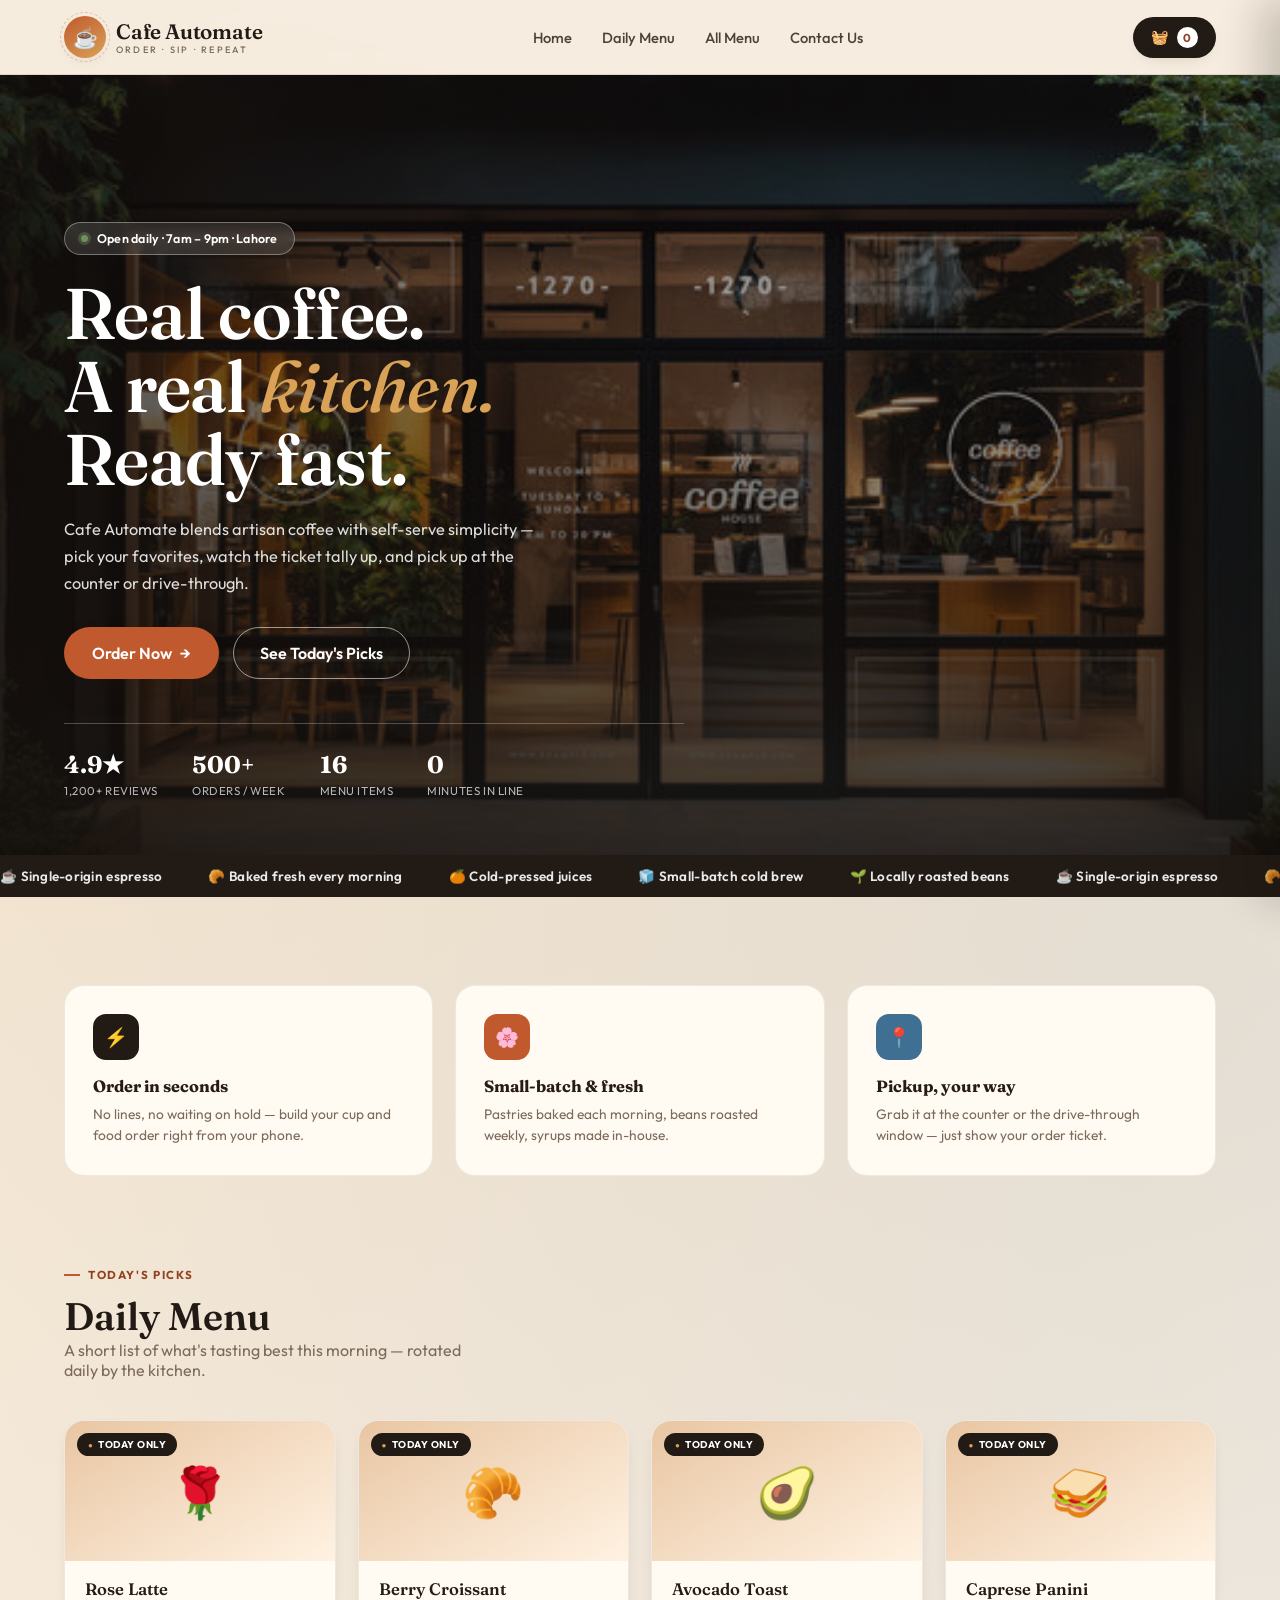
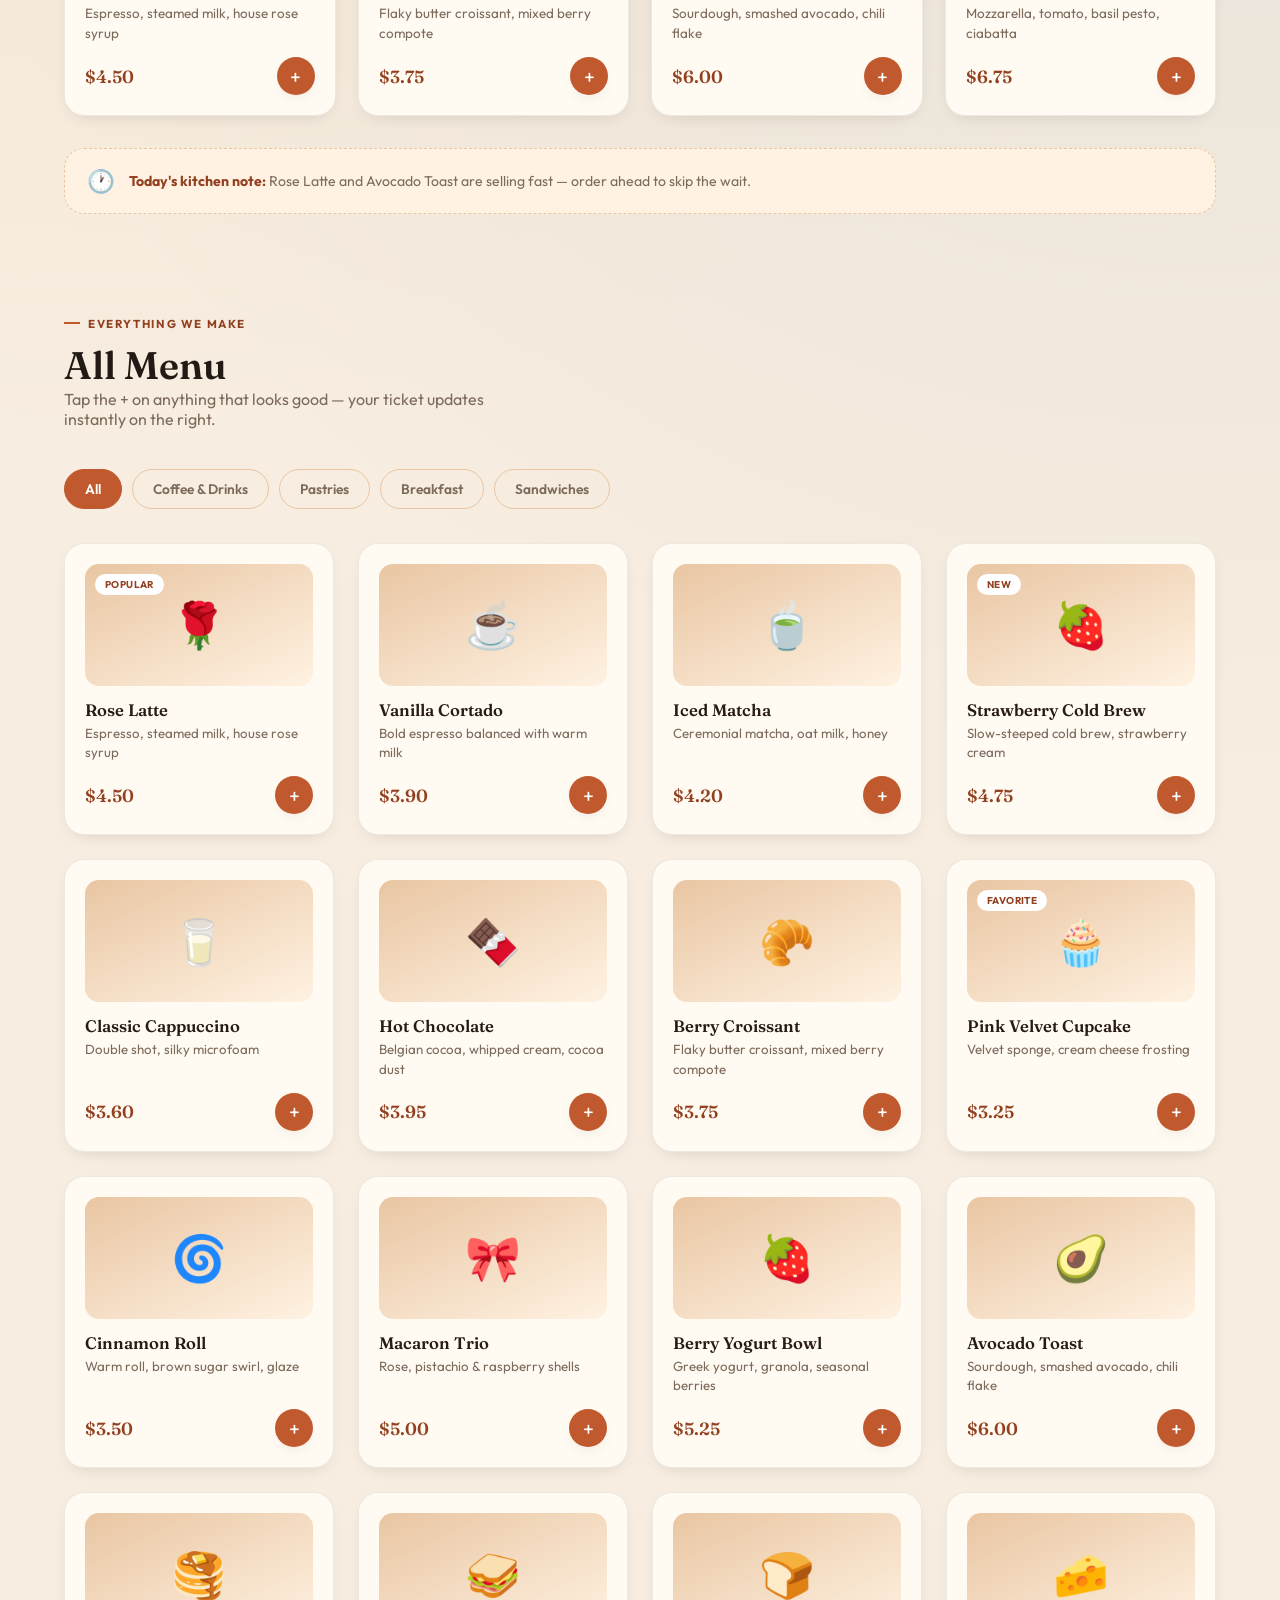
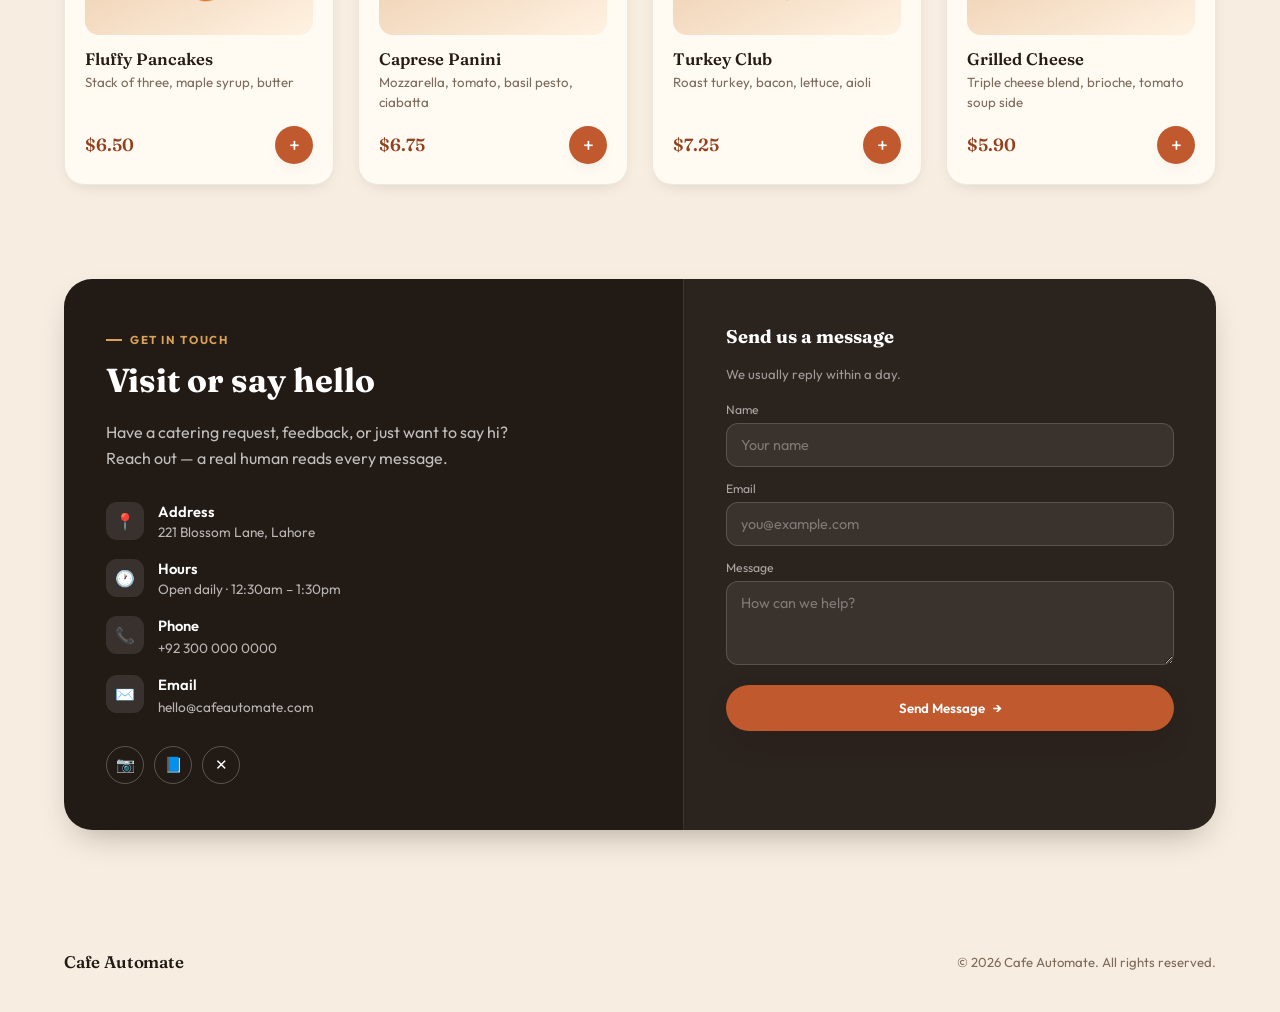
<file: cafe-automate (1).html>
<!DOCTYPE html>
<html lang="en">
<head>
<meta charset="UTF-8">
<meta name="viewport" content="width=device-width, initial-scale=1.0">
<title>Cafe Automate — Order Ahead</title>
<meta name="description" content="Cafe Automate — artisan coffee and a real kitchen. Order ahead, browse today's picks, or see the full menu.">
<link rel="preconnect" href="https://fonts.googleapis.com">
<link href="https://fonts.googleapis.com/css2?family=Fraunces:ital,opsz,wght@0,9..144,400;0,9..144,500;0,9..144,600;0,9..144,700;1,9..144,500&family=Outfit:wght@300;400;500;600;700&display=swap" rel="stylesheet">
<style>
  :root{
    /* Warm Café palette — tuned against the interior photo: terracotta walls,
       charcoal concrete ceiling, marble tables, and pops of pouf-blue / pouf-gold */
    --bg: #f7ede0;          /* page background: warm cream */
    --card: #fffaf2;        /* surface / cards */
    --sand: #e9c6a3;        /* soft borders, pill outlines */
    --clay: #c1592e;        /* primary: burnt terracotta (walls) */
    --clay-dark: #92401f;   /* primary hover/pressed */
    --gold: #d9a256;        /* warm accent (pendant lights / wood) */
    --charcoal: #221a15;    /* near-black warm charcoal (ceiling / stools) */
    --charcoal-soft: #3c3128;
    --ink: #271c14;
    --ink-soft: #7c6a5b;
    --sky: #3f6f92;         /* cool accent pop, from the blue lounge poufs */
    --sage: #6f8f5c;        /* secondary pop, from the green poufs */
    --cream: #fff2e2;
    --radius: 20px;
    --shadow: 0 14px 34px -14px rgba(34,22,12,0.38);
    --shadow-soft: 0 6px 18px -10px rgba(34,22,12,0.22);
  }

  *{ box-sizing: border-box; margin:0; padding:0; }
  html{ scroll-behavior: smooth; }
  body{
    background: var(--bg);
    background-image:
      radial-gradient(circle at 8% 8%, rgba(217,162,86,0.16), transparent 42%),
      radial-gradient(circle at 94% 24%, rgba(63,111,146,0.10), transparent 40%);
    color: var(--ink);
    font-family: 'Outfit', sans-serif;
    min-height: 100vh;
  }
  h1,h2,h3, .display{ font-family: 'Fraunces', serif; }
  a{ color: inherit; text-decoration: none; }
  ul{ list-style: none; }
  button{ font-family: inherit; cursor: pointer; border: none; background: none; }
  img{ max-width: 100%; display:block; }
  ::selection{ background: var(--sand); color: var(--clay-dark); }
  .eyebrow{
    display:inline-flex; align-items:center; gap:8px;
    font-size: 0.72rem; font-weight:700; letter-spacing: 0.14em; text-transform: uppercase;
    color: var(--clay-dark);
  }
  .eyebrow::before{ content:""; width:16px; height:2px; background: var(--clay); display:inline-block; }

  /* ---------- Header ---------- */
  header{
    position: sticky; top:0; z-index: 60;
    display:flex; align-items:center; justify-content:space-between;
    padding: 16px 5vw;
    background: rgba(247, 237, 224, 0.9);
    backdrop-filter: blur(10px);
    border-bottom: 1px solid rgba(34,26,20,0.1);
  }
  .logo{ display:flex; align-items:center; gap:10px; }
  .logo-mark{
    width:42px; height:42px; border-radius:50%;
    background: linear-gradient(145deg, var(--clay), var(--gold));
    display:flex; align-items:center; justify-content:center;
    color:#fff; font-size: 20px; box-shadow: var(--shadow-soft);
    position: relative;
  }
  .logo-mark::after{
    content:""; position:absolute; inset:-4px; border-radius: 50%;
    border: 1.5px dashed rgba(193,89,46,0.35);
    animation: spin 18s linear infinite;
  }
  @keyframes spin{ to{ transform: rotate(360deg); } }
  .logo-text{ font-family:'Fraunces', serif; font-weight:600; font-size: 1.3rem; letter-spacing: -0.01em; color: var(--charcoal); }
  .logo-text span{ display:block; font-family:'Outfit', sans-serif; font-size: 0.58rem; letter-spacing: 0.24em; text-transform: uppercase; color: var(--ink-soft); font-weight:500; }

  nav ul{ display:flex; gap: 30px; font-weight:500; font-size: 0.92rem; }
  nav a{ position:relative; color: var(--ink); opacity:0.82; }
  nav a:hover{ opacity:1; }
  nav a::after{
    content:""; position:absolute; left:0; right:0; bottom:-6px; height:2px;
    background: var(--sky); transform: scaleX(0); transform-origin: left;
    transition: transform .25s ease;
  }
  nav a:hover::after{ transform: scaleX(1); }

  .header-actions{ display:flex; align-items:center; gap: 10px; }
  .cart-btn{
    display:flex; align-items:center; gap:8px;
    background: var(--charcoal); color:#fff; padding: 10px 18px;
    border-radius: 999px; font-weight:600; font-size: 0.88rem;
    box-shadow: var(--shadow-soft);
    transition: transform .2s ease, background .2s ease;
  }
  .cart-btn:hover{ transform: translateY(-2px); background: var(--clay-dark); }
  .cart-count{
    background: #fff; color: var(--clay-dark); border-radius:50%;
    width:21px; height:21px; display:flex; align-items:center; justify-content:center;
    font-size: 0.72rem; font-weight:700;
  }
  .nav-toggle{
    display:none; width:38px; height:38px; border-radius:50%;
    align-items:center; justify-content:center; background: var(--card);
    border: 1px solid var(--sand); font-size: 1.1rem;
  }

  /* ---------- Home / hero ---------- */
  #home{ position: relative; overflow: hidden; }
  .hero-photo{
    position: relative; min-height: min(88vh, 780px);
    display:flex; align-items:flex-end;
  }
  .hero-photo::before{
    content:""; position:absolute; inset:0;
    background-image: url('hero-cafe.jpg');
    background-size: cover; background-position: center 42%;
  }
  .hero-photo::after{
    content:""; position:absolute; inset:0;
    background:
      linear-gradient(180deg, rgba(20,14,10,0.28) 0%, rgba(20,14,10,0.42) 46%, rgba(20,14,10,0.86) 100%),
      linear-gradient(90deg, rgba(20,14,10,0.55) 0%, rgba(20,14,10,0.08) 55%);
  }
  .hero-content{
    position: relative; z-index: 2; width:100%;
    max-width: 1300px; margin: 0 auto; padding: 40px 5vw 56px;
    color: #fff;
  }
  .hero-badge{
    display:inline-flex; align-items:center; gap:9px;
    background: rgba(255,255,255,0.12); border: 1px solid rgba(255,255,255,0.35);
    backdrop-filter: blur(6px);
    padding: 8px 16px; border-radius: 999px; font-size: 0.78rem; font-weight:600;
    letter-spacing: 0.02em; margin-bottom: 22px;
  }
  .hero-badge .dot{ width:7px; height:7px; border-radius:50%; background: var(--sage); box-shadow: 0 0 0 3px rgba(111,143,92,0.35); }

  .hero-title{
    font-family:'Fraunces', serif; font-weight: 600;
    font-size: clamp(2.6rem, 5.6vw, 4.6rem);
    line-height: 1.02; letter-spacing: -0.01em; max-width: 780px;
  }
  .hero-title em{ font-style: italic; font-weight: 500; color: var(--gold); }

  .hero-sub{
    max-width: 480px; margin-top: 20px; font-size: 1.02rem; line-height:1.65;
    color: rgba(255,255,255,0.86);
  }

  .hero-cta{ display:flex; gap: 14px; flex-wrap:wrap; margin-top: 30px; }
  .btn-primary{
    background: var(--clay); color:#fff; padding: 15px 28px;
    border-radius: 999px; font-weight:600; box-shadow: var(--shadow);
    transition: transform .2s ease, box-shadow .2s ease, background .2s ease;
    display:inline-flex; align-items:center; gap:8px;
  }
  .btn-primary:hover{ transform: translateY(-2px); background: var(--clay-dark); }
  .btn-primary span{ transition: transform .2s ease; }
  .btn-primary:hover span{ transform: translateX(4px); }
  .btn-ghost{
    padding: 15px 26px; border-radius: 999px; font-weight:600;
    border: 1.5px solid rgba(255,255,255,0.55); color:#fff;
    transition: background .2s ease, border-color .2s ease;
  }
  .btn-ghost:hover{ background: rgba(255,255,255,0.14); border-color: #fff; }
  .btn-dark{
    background: var(--charcoal); color:#fff; padding: 15px 28px;
    border-radius: 999px; font-weight:600; box-shadow: var(--shadow-soft);
    transition: transform .2s ease, background .2s ease;
    display:inline-flex; align-items:center; gap:8px;
  }
  .btn-dark:hover{ transform: translateY(-2px); background: var(--clay-dark); }

  .hero-stats{
    display:flex; gap: 34px; flex-wrap:wrap; margin-top: 44px;
    padding-top: 26px; border-top: 1px solid rgba(255,255,255,0.25);
    max-width: 620px;
  }
  .hero-stats div strong{ display:block; font-family:'Fraunces', serif; font-size: 1.5rem; }
  .hero-stats div span{ font-size: 0.72rem; letter-spacing: 0.05em; text-transform: uppercase; color: rgba(255,255,255,0.7); }

  /* marquee strip */
  .marquee{
    margin-top: 0; background: var(--charcoal); overflow: hidden; padding: 13px 0;
  }
  .marquee-track{
    display:flex; gap: 46px; white-space: nowrap; width: max-content;
    animation: scroll-left 24s linear infinite;
  }
  .marquee-track span{
    color: #fff; font-size: 0.84rem; font-weight:600; letter-spacing: 0.02em;
    display:flex; align-items:center; gap: 10px; opacity: 0.9;
  }
  @keyframes scroll-left{ from{ transform: translateX(0); } to{ transform: translateX(-50%); } }
  @media (prefers-reduced-motion: reduce){ .marquee-track{ animation: none; } }

  /* ---------- Section shell ---------- */
  .section{ max-width: 1300px; margin: 0 auto; padding: 84px 5vw 10px; }
  .section-head{ display:flex; justify-content:space-between; align-items:flex-end; margin-bottom: 40px; flex-wrap:wrap; gap:16px; }
  .section-head h2{ font-size: clamp(1.8rem, 3vw, 2.4rem); font-weight:600; color:var(--charcoal); margin-top: 10px; }
  .section-head p{ color: var(--ink-soft); max-width: 420px; }

  /* ---------- Why us ---------- */
  .strip{
    max-width: 1300px; margin: 88px auto 0; padding: 0 5vw;
    display:grid; grid-template-columns: repeat(3, 1fr); gap: 22px;
  }
  .strip-card{
    background: var(--card); border-radius: var(--radius); padding: 28px;
    border: 1px solid rgba(34,26,20,0.08);
    transition: transform .2s ease, box-shadow .2s ease;
  }
  .strip-card:hover{ transform: translateY(-4px); box-shadow: var(--shadow-soft); }
  .strip-card .icon{
    width: 46px; height:46px; border-radius: 13px; background: var(--charcoal); color:#fff;
    display:flex; align-items:center; justify-content:center; font-size: 1.2rem; margin-bottom: 16px;
  }
  .strip-card:nth-child(2) .icon{ background: var(--clay); }
  .strip-card:nth-child(3) .icon{ background: var(--sky); }
  .strip-card h3{ font-size: 1.02rem; margin-bottom: 8px; }
  .strip-card p{ font-size: 0.86rem; color: var(--ink-soft); line-height:1.55; }

  /* ---------- Daily menu (today's picks) ---------- */
  .daily-tag{
    position:absolute; top:12px; left:12px; background: var(--charcoal); color:#fff;
    font-size: 0.62rem; font-weight:700; padding: 5px 11px; border-radius: 999px;
    text-transform: uppercase; letter-spacing: 0.05em; display:flex; align-items:center; gap:5px;
  }
  .daily-tag::before{ content:"●"; color: var(--gold); font-size: 0.5rem; }
  .daily-grid{ display:grid; grid-template-columns: repeat(auto-fill, minmax(250px, 1fr)); gap: 22px; }
  .daily-card{
    background: var(--card); border-radius: var(--radius); overflow:hidden;
    border: 1px solid rgba(34,26,20,0.08); box-shadow: var(--shadow-soft);
    transition: transform .25s ease, box-shadow .25s ease;
  }
  .daily-card:hover{ transform: translateY(-6px); box-shadow: var(--shadow); }
  .daily-visual{
    position: relative; height: 140px;
    background: linear-gradient(150deg, var(--sand), var(--cream));
    display:flex; align-items:center; justify-content:center; font-size: 3.1rem;
  }
  .daily-body{ padding: 18px 20px 20px; }
  .daily-body h3{ font-size: 1.04rem; font-weight:600; margin-bottom: 4px; }
  .daily-body p{ font-size: 0.84rem; color: var(--ink-soft); line-height:1.5; min-height: 38px; }
  .daily-foot{ display:flex; align-items:center; justify-content:space-between; margin-top: 14px; }

  .daily-note{
    display:flex; align-items:center; gap: 14px; margin-top: 32px;
    background: var(--cream); border: 1px dashed var(--sand); border-radius: var(--radius);
    padding: 18px 22px; color: var(--ink-soft); font-size: 0.88rem;
  }
  .daily-note strong{ color: var(--clay-dark); }

  /* ---------- All-menu tabs + grid ---------- */
  .tabs{ display:flex; gap: 10px; flex-wrap: wrap; margin-bottom: 34px; }
  .tab{
    padding: 10px 20px; border-radius: 999px; font-weight:600; font-size: 0.86rem;
    border: 1.5px solid var(--sand); color: var(--ink-soft);
    transition: all .2s ease;
  }
  .tab.active, .tab:hover{ background: var(--clay); border-color: var(--clay); color:#fff; }

  .menu-grid{ display:grid; grid-template-columns: repeat(auto-fill, minmax(260px, 1fr)); gap: 24px; }
  .menu-card{
    background: var(--card); border-radius: var(--radius);
    padding: 20px; box-shadow: var(--shadow-soft);
    border: 1px solid rgba(34,26,20,0.08);
    display:flex; flex-direction:column; gap: 14px;
    transition: transform .25s ease, box-shadow .25s ease;
  }
  .menu-card:hover{ transform: translateY(-6px); box-shadow: var(--shadow); }
  .menu-visual{
    height: 122px; border-radius: 14px;
    background: linear-gradient(155deg, var(--sand), var(--cream));
    display:flex; align-items:center; justify-content:center; font-size: 2.8rem;
    position: relative; overflow:hidden;
  }
  .menu-visual .badge{
    position:absolute; top:10px; left:10px; background:#fff; color: var(--clay-dark);
    font-size: 0.62rem; font-weight:700; padding: 4px 10px; border-radius: 999px;
    text-transform: uppercase; letter-spacing: 0.04em;
  }
  .menu-info h3{ font-size: 1.04rem; font-weight:600; color: var(--ink); margin-bottom: 4px; }
  .menu-info p{ font-size: 0.83rem; color: var(--ink-soft); line-height:1.45; min-height: 38px; }
  .menu-foot{ display:flex; align-items:center; justify-content:space-between; margin-top: auto; }
  .price{ font-family:'Fraunces', serif; font-weight:600; font-size: 1.1rem; color: var(--clay-dark); }
  .add-btn{
    background: var(--clay); color:#fff; width: 38px; height:38px; border-radius:50%;
    font-size: 1.25rem; display:flex; align-items:center; justify-content:center;
    box-shadow: var(--shadow-soft); transition: transform .2s ease, background .2s ease;
  }
  .add-btn:hover{ transform: scale(1.08) rotate(90deg); background: var(--clay-dark); }

  /* ---------- Contact us ---------- */
  #contact{ padding-bottom: 90px; }
  .contact-wrap{
    display:grid; grid-template-columns: 1.05fr 0.95fr; gap: 30px;
    background: var(--charcoal); border-radius: 28px; color:#fff;
    overflow:hidden; box-shadow: var(--shadow);
  }
  .contact-info{ padding: 46px 42px; }
  .contact-info .eyebrow{ color: var(--gold); }
  .contact-info .eyebrow::before{ background: var(--gold); }
  .contact-info h2{ font-size: clamp(1.6rem,2.6vw,2.1rem); margin: 12px 0 20px; }
  .contact-info > p{ color: rgba(255,255,255,0.72); max-width: 420px; line-height:1.6; margin-bottom: 30px; }
  .contact-list{ display:flex; flex-direction:column; gap: 18px; }
  .contact-list li{ display:flex; gap: 14px; align-items:flex-start; }
  .contact-list .ic{
    width:38px; height:38px; border-radius: 11px; background: rgba(255,255,255,0.1);
    display:flex; align-items:center; justify-content:center; font-size: 1rem; flex-shrink:0;
  }
  .contact-list h4{ font-size: 0.92rem; font-weight:600; margin-bottom: 2px; }
  .contact-list p, .contact-list a{ font-size: 0.85rem; color: rgba(255,255,255,0.68); }
  .contact-list a:hover{ color: var(--gold); }
  .social-row{ display:flex; gap: 10px; margin-top: 30px; }
  .social-row a{
    width: 38px; height:38px; border-radius:50%; border:1px solid rgba(255,255,255,0.25);
    display:flex; align-items:center; justify-content:center; font-size: 0.95rem;
    transition: background .2s ease, border-color .2s ease;
  }
  .social-row a:hover{ background: var(--clay); border-color: var(--clay); }

  .contact-form{
    background: rgba(255,255,255,0.04); padding: 46px 42px;
    border-left: 1px solid rgba(255,255,255,0.08);
    display:flex; flex-direction:column; gap: 14px;
  }
  .contact-form h3{ font-size: 1.15rem; margin-bottom: 4px; }
  .contact-form p.hint{ font-size: 0.82rem; color: rgba(255,255,255,0.55); margin-bottom: 6px; }
  .field{ display:flex; flex-direction:column; gap: 6px; }
  .field label{ font-size: 0.76rem; color: rgba(255,255,255,0.6); }
  .field input, .field textarea{
    background: rgba(255,255,255,0.07); border: 1px solid rgba(255,255,255,0.16);
    border-radius: 12px; padding: 12px 14px; color:#fff; font-size: 0.9rem; font-family: inherit;
    transition: border-color .2s ease, background .2s ease;
  }
  .field input::placeholder, .field textarea::placeholder{ color: rgba(255,255,255,0.35); }
  .field input:focus, .field textarea:focus{
    outline:none; border-color: var(--gold); background: rgba(255,255,255,0.1);
  }
  .contact-form textarea{ resize: vertical; min-height: 84px; }
  .contact-form .btn-primary{ justify-content:center; margin-top: 6px; }

  @media (max-width: 780px){
    .contact-wrap{ grid-template-columns: 1fr; }
    .contact-form{ border-left:none; border-top: 1px solid rgba(255,255,255,0.08); }
  }

  /* ---------- Footer ---------- */
  footer{
    max-width: 1300px; margin: 0 auto; padding: 32px 5vw 40px;
    display:flex; justify-content:space-between; flex-wrap:wrap; gap: 14px;
    color: var(--ink-soft); font-size: 0.82rem; align-items:center;
  }
  footer .logo-text{ font-size: 1.05rem; }

  /* ---------- Cart Drawer ---------- */
  .overlay{
    position: fixed; inset:0; background: rgba(20,14,10,0.4);
    opacity:0; pointer-events:none; transition: opacity .3s ease; z-index: 90;
  }
  .overlay.open{ opacity:1; pointer-events:auto; }

  .drawer{
    position: fixed; top:0; right:0; height: 100%; width: min(420px, 92vw);
    background: var(--cream); z-index: 100; box-shadow: -20px 0 40px rgba(20,14,10,0.2);
    transform: translateX(100%); transition: transform .35s cubic-bezier(.65,0,.35,1);
    display:flex; flex-direction:column;
  }
  .drawer.open{ transform: translateX(0); }
  .drawer-head{
    padding: 24px; display:flex; justify-content:space-between; align-items:center;
    border-bottom: 1px solid var(--sand);
  }
  .drawer-head h2{ font-size: 1.25rem; color: var(--clay-dark); }
  .close-btn{ font-size: 1.3rem; color: var(--ink-soft); width:34px; height:34px; border-radius:50%; }
  .close-btn:hover{ background: var(--sand); }

  .drawer-items{ flex:1; overflow-y:auto; padding: 10px 24px; }
  .cart-item{
    display:flex; gap: 14px; padding: 16px 0; border-bottom: 1px dashed var(--sand);
    align-items:center;
  }
  .cart-item .thumb{
    width: 52px; height:52px; border-radius: 12px; background: var(--sand);
    display:flex; align-items:center; justify-content:center; font-size: 1.4rem; flex-shrink:0;
  }
  .cart-item .info{ flex:1; }
  .cart-item .info h4{ font-size: 0.94rem; font-weight:600; }
  .cart-item .info .price{ font-size: 0.84rem; margin-top:2px; }
  .qty-control{ display:flex; align-items:center; gap: 10px; }
  .qty-control button{
    width: 26px; height:26px; border-radius:50%; background: var(--sand);
    color: var(--clay-dark); font-weight:700; display:flex; align-items:center; justify-content:center;
  }
  .qty-control button:hover{ background: var(--clay); color:#fff; }
  .remove-btn{ font-size: 0.74rem; color: var(--ink-soft); text-decoration: underline; margin-top:4px; }
  .remove-btn:hover{ color: var(--clay); }

  .empty-cart{ text-align:center; padding: 60px 20px; color: var(--ink-soft); }
  .empty-cart .emoji{ font-size: 2.5rem; margin-bottom: 14px; }

  .drawer-foot{ padding: 20px 24px 24px; border-top: 1px solid var(--sand); }
  .drawer-total{ display:flex; justify-content:space-between; font-family:'Fraunces', serif; font-weight:600; font-size: 1.2rem; margin-bottom: 16px; color: var(--clay-dark); }
  .checkout-btn{
    width:100%; background: var(--clay); color:#fff; padding: 15px; border-radius: 999px;
    font-weight:600; font-size: 0.98rem; box-shadow: var(--shadow-soft);
  }
  .checkout-btn:hover{ background: var(--clay-dark); }
  .checkout-btn:disabled{ opacity:0.5; cursor:not-allowed; }

  /* ---------- Toast ---------- */
  .toast{
    position: fixed; bottom: 26px; left:50%; transform: translateX(-50%) translateY(20px);
    background: var(--charcoal); color:#fff; padding: 14px 26px; border-radius: 999px;
    font-size: 0.88rem; font-weight:500; opacity:0; pointer-events:none;
    transition: all .3s ease; z-index: 120; box-shadow: var(--shadow);
  }
  .toast.show{ opacity:1; transform: translateX(-50%) translateY(0); }

  /* ---------- Confirmation modal ---------- */
  .modal-overlay{
    position:fixed; inset:0; background: rgba(20,14,10,0.5); z-index: 130;
    display:flex; align-items:center; justify-content:center; opacity:0; pointer-events:none;
    transition: opacity .3s ease;
  }
  .modal-overlay.open{ opacity:1; pointer-events:auto; }
  .modal{
    background: var(--cream); border-radius: 26px; padding: 40px 34px; max-width: 380px; width: 90vw;
    text-align:center; transform: scale(0.9); transition: transform .3s ease;
    box-shadow: 0 30px 60px rgba(20,14,10,0.35);
  }
  .modal-overlay.open .modal{ transform: scale(1); }
  .modal .icon-circle{
    width: 68px; height:68px; border-radius:50%; background: var(--sand); margin: 0 auto 18px;
    display:flex; align-items:center; justify-content:center; font-size: 2rem;
  }
  .modal h3{ font-size: 1.35rem; color: var(--clay-dark); margin-bottom: 10px; }
  .modal p{ color: var(--ink-soft); font-size: 0.92rem; line-height:1.5; margin-bottom: 22px; }
  .modal .order-id{ font-family:'Fraunces', serif; font-weight:600; color: var(--clay); }

  @media (max-width: 900px){
    nav{ position:fixed; top:73px; left:0; right:0; background: var(--bg);
      border-bottom: 1px solid rgba(34,26,20,0.1); max-height:0; overflow:hidden;
      transition: max-height .3s ease; z-index: 55; }
    nav ul{ flex-direction:column; gap:0; padding: 6px 5vw 10px; }
    nav ul li a{ display:block; padding: 13px 0; border-bottom: 1px solid rgba(34,26,20,0.06); }
    header.nav-open nav{ max-height: 260px; }
    .nav-toggle{ display:flex; }
    .strip{ grid-template-columns: 1fr; }
    .hero-stats{ gap: 24px; }
  }
</style>
</head>
<body>

<header id="siteHeader">
  <div class="logo">
    <div class="logo-mark">☕</div>
    <div class="logo-text">Cafe Automate<span>Order · Sip · Repeat</span></div>
  </div>
  <nav id="mainNav">
    <ul>
      <li><a href="#home" data-nav>Home</a></li>
      <li><a href="#daily-menu" data-nav>Daily Menu</a></li>
      <li><a href="#all-menu" data-nav>All Menu</a></li>
      <li><a href="#contact" data-nav>Contact Us</a></li>
    </ul>
  </nav>
  <div class="header-actions">
    <button class="cart-btn" id="openCart">
      🧺 <span class="cart-count" id="cartCount">0</span>
    </button>
    <button class="nav-toggle" id="navToggle" aria-label="Menu">☰</button>
  </div>
</header>

<!-- ============ HOME ============ -->
<section id="home">
  <div class="hero-photo">
    <div class="hero-content">
      <div class="hero-badge"><span class="dot"></span> Open daily · 7am – 9pm · Lahore</div>
      <h1 class="hero-title">Real coffee.<br>A real <em>kitchen.</em><br>Ready fast.</h1>
      <p class="hero-sub">Cafe Automate blends artisan coffee with self-serve simplicity — pick your favorites, watch the ticket tally up, and pick up at the counter or drive-through.</p>
      <div class="hero-cta">
        <a href="#all-menu" class="btn-primary">Order Now <span>→</span></a>
        <a href="#daily-menu" class="btn-ghost">See Today's Picks</a>
      </div>
      <div class="hero-stats">
        <div><strong>4.9★</strong><span>1,200+ Reviews</span></div>
        <div><strong>500+</strong><span>Orders / week</span></div>
        <div><strong>16</strong><span>Menu Items</span></div>
        <div><strong>0</strong><span>Minutes in line</span></div>
      </div>
    </div>
  </div>
  <div class="marquee">
    <div class="marquee-track">
      <span>☕ Single-origin espresso</span>
      <span>🥐 Baked fresh every morning</span>
      <span>🍊 Cold-pressed juices</span>
      <span>🧊 Small-batch cold brew</span>
      <span>🌱 Locally roasted beans</span>
      <span>☕ Single-origin espresso</span>
      <span>🥐 Baked fresh every morning</span>
      <span>🍊 Cold-pressed juices</span>
      <span>🧊 Small-batch cold brew</span>
      <span>🌱 Locally roasted beans</span>
    </div>
  </div>
</section>

<!-- ============ WHY US ============ -->
<div class="strip" id="why">
  <div class="strip-card">
    <div class="icon">⚡</div>
    <h3>Order in seconds</h3>
    <p>No lines, no waiting on hold — build your cup and food order right from your phone.</p>
  </div>
  <div class="strip-card">
    <div class="icon">🌸</div>
    <h3>Small-batch & fresh</h3>
    <p>Pastries baked each morning, beans roasted weekly, syrups made in-house.</p>
  </div>
  <div class="strip-card">
    <div class="icon">📍</div>
    <h3>Pickup, your way</h3>
    <p>Grab it at the counter or the drive-through window — just show your order ticket.</p>
  </div>
</div>

<!-- ============ DAILY MENU ============ -->
<section class="section" id="daily-menu">
  <div class="section-head">
    <div>
      <span class="eyebrow">Today's Picks</span>
      <h2>Daily Menu</h2>
      <p>A short list of what's tasting best this morning — rotated daily by the kitchen.</p>
    </div>
  </div>
  <div class="daily-grid" id="dailyGrid"></div>
  <div class="daily-note">
    <span style="font-size:1.4rem;">🕐</span>
    <p><strong>Today's kitchen note:</strong> Rose Latte and Avocado Toast are selling fast — order ahead to skip the wait.</p>
  </div>
</section>

<!-- ============ ALL MENU ============ -->
<section class="section" id="all-menu">
  <div class="section-head">
    <div>
      <span class="eyebrow">Everything We Make</span>
      <h2>All Menu</h2>
      <p>Tap the + on anything that looks good — your ticket updates instantly on the right.</p>
    </div>
  </div>
  <div class="tabs" id="tabs">
    <button class="tab active" data-cat="all">All</button>
    <button class="tab" data-cat="coffee">Coffee & Drinks</button>
    <button class="tab" data-cat="pastry">Pastries</button>
    <button class="tab" data-cat="breakfast">Breakfast</button>
    <button class="tab" data-cat="sandwich">Sandwiches</button>
  </div>
  <div class="menu-grid" id="menuGrid"></div>
</section>

<!-- ============ CONTACT US ============ -->
<section class="section" id="contact">
  <div class="contact-wrap">
    <div class="contact-info">
      <span class="eyebrow">Get In Touch</span>
      <h2>Visit or say hello</h2>
      <p>Have a catering request, feedback, or just want to say hi? Reach out — a real human reads every message.</p>
      <ul class="contact-list">
        <li>
          <div class="ic">📍</div>
          <div><h4>Address</h4><p>221 Blossom Lane, Lahore</p></div>
        </li>
        <li>
          <div class="ic">🕐</div>
          <div><h4>Hours</h4><p>Open daily · 12:30am – 1:30pm</p></div>
        </li>
        <li>
          <div class="ic">📞</div>
          <div><h4>Phone</h4><a href="tel:+923000000000">+92 300 000 0000</a></div>
        </li>
        <li>
          <div class="ic">✉️</div>
          <div><h4>Email</h4><a href="mailto:hello@cafeautomate.com">hello@cafeautomate.com</a></div>
        </li>
      </ul>
      <div class="social-row">
        <a href="#" aria-label="Instagram">📷</a>
        <a href="#" aria-label="Facebook">📘</a>
        <a href="#" aria-label="X">✕</a>
      </div>
    </div>
    <form class="contact-form" id="contactForm">
      <h3>Send us a message</h3>
      <p class="hint">We usually reply within a day.</p>
      <div class="field">
        <label for="cf-name">Name</label>
        <input id="cf-name" type="text" placeholder="Your name" required>
      </div>
      <div class="field">
        <label for="cf-email">Email</label>
        <input id="cf-email" type="email" placeholder="you@example.com" required>
      </div>
      <div class="field">
        <label for="cf-msg">Message</label>
        <textarea id="cf-msg" placeholder="How can we help?" required></textarea>
      </div>
      <button type="submit" class="btn-primary">Send Message <span>→</span></button>
    </form>
  </div>
</section>

<footer id="footer">
  <div class="logo-text">Cafe Automate</div>
  <p>© 2026 Cafe Automate. All rights reserved.</p>
</footer>

<!-- Cart Drawer -->
<div class="overlay" id="overlay"></div>
<div class="drawer" id="drawer">
  <div class="drawer-head">
    <h2>Your Ticket</h2>
    <button class="close-btn" id="closeCart">✕</button>
  </div>
  <div class="drawer-items" id="drawerItems"></div>
  <div class="drawer-foot">
    <div class="drawer-total"><span>Total</span><span id="drawerTotal">$0.00</span></div>
    <button class="checkout-btn" id="checkoutBtn">Place Order</button>
  </div>
</div>

<div class="toast" id="toast"></div>

<div class="modal-overlay" id="modalOverlay">
  <div class="modal">
    <div class="icon-circle">🎉</div>
    <h3>Order placed!</h3>
    <p>Your ticket <span class="order-id" id="orderIdText">#A104</span> is being prepared. We'll have it ready at the counter shortly.</p>
    <button class="btn-primary" id="closeModal" style="display:inline-block;">Done</button>
  </div>
</div>

<script>
  const MENU = [
    { id:1, cat:'coffee', name:'Rose Latte', desc:'Espresso, steamed milk, house rose syrup', price:4.50, emoji:'🌹', badge:'Popular', daily:true },
    { id:2, cat:'coffee', name:'Vanilla Cortado', desc:'Bold espresso balanced with warm milk', price:3.90, emoji:'☕' },
    { id:3, cat:'coffee', name:'Iced Matcha', desc:'Ceremonial matcha, oat milk, honey', price:4.20, emoji:'🍵' },
    { id:4, cat:'coffee', name:'Strawberry Cold Brew', desc:'Slow-steeped cold brew, strawberry cream', price:4.75, emoji:'🍓', badge:'New' },
    { id:5, cat:'coffee', name:'Classic Cappuccino', desc:'Double shot, silky microfoam', price:3.60, emoji:'🥛' },
    { id:6, cat:'coffee', name:'Hot Chocolate', desc:'Belgian cocoa, whipped cream, cocoa dust', price:3.95, emoji:'🍫' },
    { id:7, cat:'pastry', name:'Berry Croissant', desc:'Flaky butter croissant, mixed berry compote', price:3.75, emoji:'🥐', daily:true },
    { id:8, cat:'pastry', name:'Pink Velvet Cupcake', desc:'Velvet sponge, cream cheese frosting', price:3.25, emoji:'🧁', badge:'Favorite' },
    { id:9, cat:'pastry', name:'Cinnamon Roll', desc:'Warm roll, brown sugar swirl, glaze', price:3.50, emoji:'🌀' },
    { id:10, cat:'pastry', name:'Macaron Trio', desc:'Rose, pistachio & raspberry shells', price:5.00, emoji:'🎀' },
    { id:11, cat:'breakfast', name:'Berry Yogurt Bowl', desc:'Greek yogurt, granola, seasonal berries', price:5.25, emoji:'🍓' },
    { id:12, cat:'breakfast', name:'Avocado Toast', desc:'Sourdough, smashed avocado, chili flake', price:6.00, emoji:'🥑', daily:true },
    { id:13, cat:'breakfast', name:'Fluffy Pancakes', desc:'Stack of three, maple syrup, butter', price:6.50, emoji:'🥞' },
    { id:14, cat:'sandwich', name:'Caprese Panini', desc:'Mozzarella, tomato, basil pesto, ciabatta', price:6.75, emoji:'🥪', daily:true },
    { id:15, cat:'sandwich', name:'Turkey Club', desc:'Roast turkey, bacon, lettuce, aioli', price:7.25, emoji:'🍞' },
    { id:16, cat:'sandwich', name:'Grilled Cheese', desc:'Triple cheese blend, brioche, tomato soup side', price:5.90, emoji:'🧀' },
  ];

  const state = { cart: {} };

  const menuGrid = document.getElementById('menuGrid');
  const dailyGrid = document.getElementById('dailyGrid');
  const tabs = document.getElementById('tabs');
  const cartCount = document.getElementById('cartCount');
  const drawer = document.getElementById('drawer');
  const overlay = document.getElementById('overlay');
  const drawerItems = document.getElementById('drawerItems');
  const drawerTotal = document.getElementById('drawerTotal');
  const toast = document.getElementById('toast');
  const modalOverlay = document.getElementById('modalOverlay');
  const orderIdText = document.getElementById('orderIdText');

  function menuCardHTML(item){
    return `
      <div class="menu-visual">
        ${item.badge ? `<span class="badge">${item.badge}</span>` : ''}
        ${item.emoji}
      </div>
      <div class="menu-info">
        <h3>${item.name}</h3>
        <p>${item.desc}</p>
      </div>
      <div class="menu-foot">
        <span class="price">$${item.price.toFixed(2)}</span>
        <button class="add-btn" data-id="${item.id}" aria-label="Add ${item.name}">+</button>
      </div>
    `;
  }

  function renderMenu(filter='all'){
    menuGrid.innerHTML = '';
    const items = filter === 'all' ? MENU : MENU.filter(i => i.cat === filter);
    items.forEach(item => {
      const card = document.createElement('div');
      card.className = 'menu-card';
      card.innerHTML = menuCardHTML(item);
      menuGrid.appendChild(card);
    });
  }

  function renderDaily(){
    dailyGrid.innerHTML = '';
    MENU.filter(i => i.daily).forEach(item => {
      const card = document.createElement('div');
      card.className = 'daily-card';
      card.innerHTML = `
        <div class="daily-visual">
          <span class="daily-tag">Today only</span>
          ${item.emoji}
        </div>
        <div class="daily-body">
          <h3>${item.name}</h3>
          <p>${item.desc}</p>
          <div class="daily-foot">
            <span class="price">$${item.price.toFixed(2)}</span>
            <button class="add-btn" data-id="${item.id}" aria-label="Add ${item.name}">+</button>
          </div>
        </div>
      `;
      dailyGrid.appendChild(card);
    });
  }

  function addToCart(id){
    const item = MENU.find(i => i.id === id);
    if(!item) return;
    if(!state.cart[id]) state.cart[id] = { ...item, qty: 0 };
    state.cart[id].qty += 1;
    updateCart();
    showToast(`${item.name} added to your ticket`);
  }

  function changeQty(id, delta){
    if(!state.cart[id]) return;
    state.cart[id].qty += delta;
    if(state.cart[id].qty <= 0) delete state.cart[id];
    updateCart();
  }

  function removeItem(id){
    delete state.cart[id];
    updateCart();
  }

  function updateCart(){
    const entries = Object.values(state.cart);
    const totalQty = entries.reduce((sum, i) => sum + i.qty, 0);
    const totalPrice = entries.reduce((sum, i) => sum + i.qty * i.price, 0);

    cartCount.textContent = totalQty;
    drawerTotal.textContent = `$${totalPrice.toFixed(2)}`;
    document.getElementById('checkoutBtn').disabled = totalQty === 0;

    if(entries.length === 0){
      drawerItems.innerHTML = `
        <div class="empty-cart">
          <div class="emoji">🧁</div>
          <p>Your ticket is empty.<br>Add something sweet from the menu!</p>
        </div>`;
      return;
    }

    drawerItems.innerHTML = entries.map(i => `
      <div class="cart-item">
        <div class="thumb">${i.emoji}</div>
        <div class="info">
          <h4>${i.name}</h4>
          <div class="price">$${(i.price * i.qty).toFixed(2)}</div>
          <button class="remove-btn" data-remove="${i.id}">Remove</button>
        </div>
        <div class="qty-control">
          <button data-minus="${i.id}">−</button>
          <span>${i.qty}</span>
          <button data-plus="${i.id}">+</button>
        </div>
      </div>
    `).join('');
  }

  let toastTimer;
  function showToast(msg){
    toast.textContent = msg;
    toast.classList.add('show');
    clearTimeout(toastTimer);
    toastTimer = setTimeout(() => toast.classList.remove('show'), 2200);
  }

  function openDrawer(){ drawer.classList.add('open'); overlay.classList.add('open'); }
  function closeDrawer(){ drawer.classList.remove('open'); overlay.classList.remove('open'); }

  // Add-to-cart clicks (delegated — covers both Daily Menu and All Menu grids)
  document.addEventListener('click', e => {
    const btn = e.target.closest('.add-btn');
    if(btn) addToCart(Number(btn.dataset.id));
  });

  function selectCategory(cat){
    tabs.querySelectorAll('.tab').forEach(t => t.classList.toggle('active', t.dataset.cat === cat));
    renderMenu(cat);
  }

  tabs.addEventListener('click', e => {
    const tab = e.target.closest('.tab');
    if(!tab) return;
    selectCategory(tab.dataset.cat);
  });

  drawerItems.addEventListener('click', e => {
    const plus = e.target.closest('[data-plus]');
    const minus = e.target.closest('[data-minus]');
    const remove = e.target.closest('[data-remove]');
    if(plus) changeQty(Number(plus.dataset.plus), 1);
    if(minus) changeQty(Number(minus.dataset.minus), -1);
    if(remove) removeItem(Number(remove.dataset.remove));
  });

  document.getElementById('openCart').addEventListener('click', openDrawer);
  document.getElementById('closeCart').addEventListener('click', closeDrawer);
  overlay.addEventListener('click', closeDrawer);

  document.getElementById('checkoutBtn').addEventListener('click', () => {
    if(Object.keys(state.cart).length === 0) return;
    const orderId = 'A' + Math.floor(100 + Math.random() * 900);
    orderIdText.textContent = '#' + orderId;
    modalOverlay.classList.add('open');
    closeDrawer();
    state.cart = {};
    updateCart();
  });

  document.getElementById('closeModal').addEventListener('click', () => {
    modalOverlay.classList.remove('open');
  });

  // Contact form (static demo — no backend, just confirms to the user)
  document.getElementById('contactForm').addEventListener('submit', e => {
    e.preventDefault();
    showToast("Message sent! We'll get back to you soon.");
    e.target.reset();
  });

  // Mobile nav toggle
  const header = document.getElementById('siteHeader');
  document.getElementById('navToggle').addEventListener('click', () => {
    header.classList.toggle('nav-open');
  });
  document.querySelectorAll('[data-nav]').forEach(link => {
    link.addEventListener('click', () => header.classList.remove('nav-open'));
  });

  // Init
  renderDaily();
  renderMenu();
  updateCart();
</script>

</body>
</html>
</file>
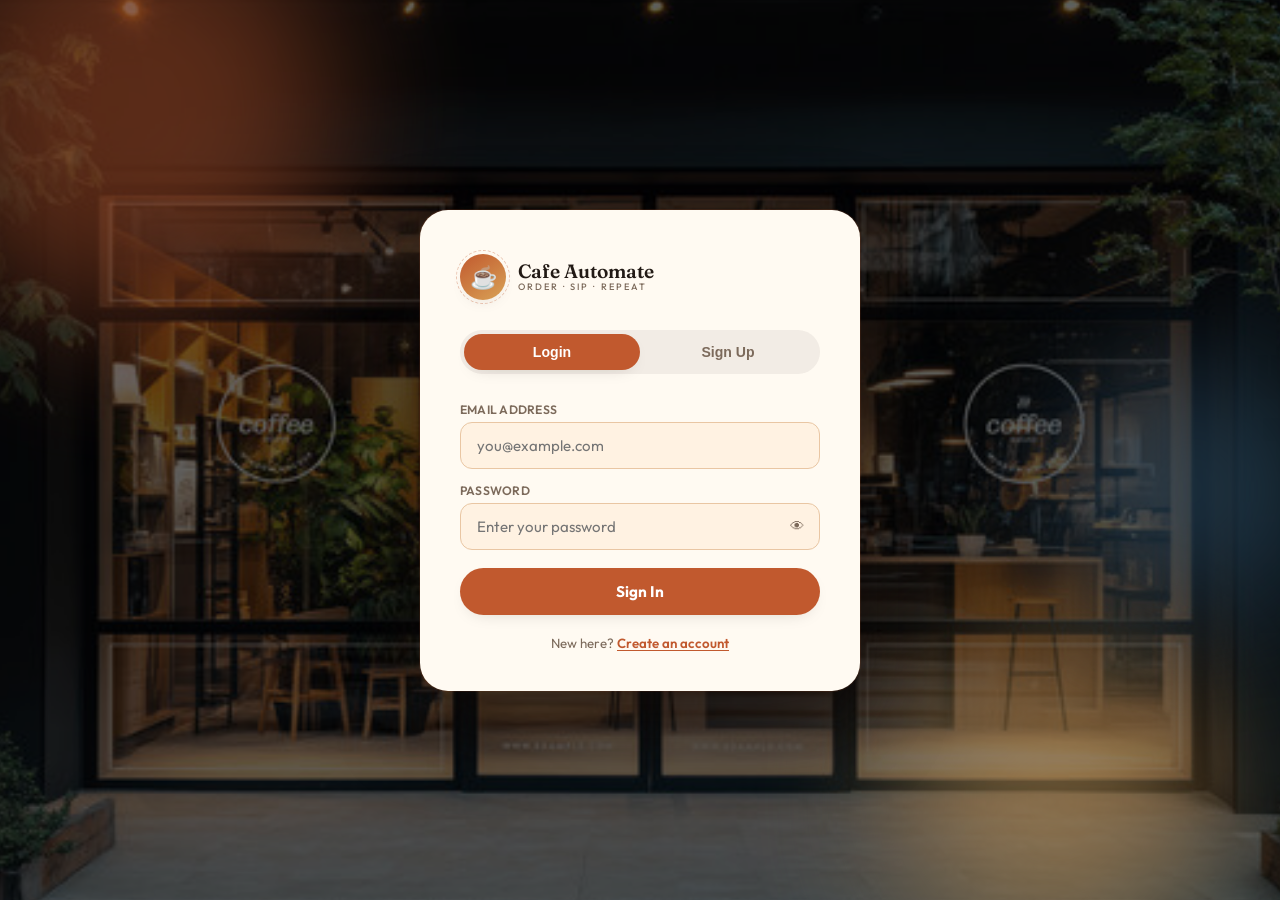
<file: login.html>
<!DOCTYPE html>
<html lang="en">
<head>
<meta charset="UTF-8">
<meta name="viewport" content="width=device-width, initial-scale=1.0">
<title>Login — Cafe Automate</title>
<meta name="description" content="Sign in or create a new account at Cafe Automate.">
<link rel="icon" href="data:image/svg+xml,<svg xmlns=%22http://www.w3.org/2000/svg%22 viewBox=%220 0 100 100%22><text y=%22.9em%22 font-size=%2290%22>🍵</text></svg>">
<link rel="preconnect" href="https://fonts.googleapis.com">
<link href="https://fonts.googleapis.com/css2?family=Fraunces:ital,opsz,wght@0,9..144,400;0,9..144,500;0,9..144,600;0,9..144,700;1,9..144,500&family=Outfit:wght@300;400;500;600;700&display=swap" rel="stylesheet">
<link rel="stylesheet" href="css/login.css">
</head>
<body class="auth-body">

<!-- Background -->
<div class="auth-bg"></div>

<!-- Floating orbs -->
<div class="auth-orbs">
  <div class="orb orb-1"></div>
  <div class="orb orb-2"></div>
  <div class="orb orb-3"></div>
</div>

<!-- Auth card -->
<div class="auth-card">

  <!-- Logo -->
  <div class="auth-logo">
    <div class="auth-logo-mark">☕</div>
    <div class="auth-logo-text">
      Cafe Automate
      <small>Order · Sip · Repeat</small>
    </div>
  </div>

  <!-- Tabs -->
  <div class="auth-tabs">
    <button class="auth-tab active" id="tabLogin">Login</button>
    <button class="auth-tab" id="tabSignup">Sign Up</button>
    <div class="auth-tab-slider" id="tabSlider"></div>
  </div>

  <!-- ── LOGIN FORM ── -->
  <form class="auth-form" id="loginForm" novalidate>
    <div class="auth-error" id="loginError"></div>

    <div class="auth-field">
      <label for="loginEmail">Email address</label>
      <div class="auth-field-wrap">
        <input type="email" id="loginEmail" placeholder="you@example.com" required autocomplete="email">
      </div>
    </div>

    <div class="auth-field">
      <label for="loginPassword">Password</label>
      <div class="auth-field-wrap">
        <input type="password" id="loginPassword" placeholder="Enter your password" required autocomplete="current-password">
        <button type="button" class="pw-toggle" aria-label="Toggle password">👁</button>
      </div>
    </div>

    <button type="submit" class="auth-submit" id="loginBtn">Sign In</button>

    <p class="auth-footer">
      New here? <button type="button" id="switchToSignup">Create an account</button>
    </p>
  </form>

  <!-- ── SIGNUP FORM ── -->
  <form class="auth-form hidden" id="signupForm" novalidate>
    <div class="auth-error" id="signupError"></div>

    <div class="auth-field">
      <label for="signupName">Full name</label>
      <div class="auth-field-wrap">
        <input type="text" id="signupName" placeholder="Your full name" required autocomplete="name">
      </div>
    </div>

    <div class="auth-field">
      <label for="signupEmail">Email address</label>
      <div class="auth-field-wrap">
        <input type="email" id="signupEmail" placeholder="you@example.com" required autocomplete="email">
      </div>
    </div>

    <div class="auth-field">
      <label for="signupPassword">Password</label>
      <div class="auth-field-wrap">
        <input type="password" id="signupPassword" placeholder="Min. 6 characters" required autocomplete="new-password">
        <button type="button" class="pw-toggle" aria-label="Toggle password">👁</button>
      </div>
    </div>

    <div class="auth-field">
      <label for="signupConfirm">Confirm password</label>
      <div class="auth-field-wrap">
        <input type="password" id="signupConfirm" placeholder="Repeat your password" required autocomplete="new-password">
        <button type="button" class="pw-toggle" aria-label="Toggle confirm password">👁</button>
      </div>
    </div>

    <button type="submit" class="auth-submit" id="signupBtn">Create Account</button>

    <p class="auth-footer">
      Already have an account? <button type="button" id="switchToLogin">Sign in</button>
    </p>
  </form>

</div>

<!-- Toast -->
<div class="auth-toast" id="authToast"></div>

<script src="js/auth.js"></script>
</body>
</html>
</file>
<file: css/login.css>
/* ============================================================
   Cafe Automate — Login / Signup Page
   ============================================================ */
@import url('https://fonts.googleapis.com/css2?family=Fraunces:ital,opsz,wght@0,9..144,400;0,9..144,500;0,9..144,600;0,9..144,700;1,9..144,500&family=Outfit:wght@300;400;500;600;700&display=swap');
@import './tokens.css';

*, *::before, *::after { box-sizing: border-box; margin: 0; padding: 0; }

body.auth-body {
  min-height: 100vh;
  font-family: var(--font-body);
  background: var(--charcoal);
  display: flex;
  align-items: center;
  justify-content: center;
  overflow: hidden;
  position: relative;
}

/* ── Hero background ─────────────────────────────────────────── */
.auth-bg {
  position: fixed;
  inset: 0;
  background-image: url('../hero-cafe.jpg');
  background-size: cover;
  background-position: center 42%;
  filter: brightness(0.38) saturate(0.9);
  transform: scale(1.04);
  z-index: 0;
}

/* ── Floating orbs ───────────────────────────────────────────── */
.auth-orbs {
  position: fixed;
  inset: 0;
  z-index: 1;
  pointer-events: none;
  overflow: hidden;
}

.orb {
  position: absolute;
  border-radius: 50%;
  filter: blur(72px);
  opacity: 0.45;
}

.orb-1 {
  width: 420px;
  height: 420px;
  background: var(--clay);
  top: -100px;
  left: -80px;
  animation: orbDrift1 8s ease-in-out infinite;
}

.orb-2 {
  width: 320px;
  height: 320px;
  background: var(--gold);
  bottom: -60px;
  right: 5%;
  animation: orbDrift2 10s ease-in-out infinite;
}

.orb-3 {
  width: 260px;
  height: 260px;
  background: var(--sky);
  top: 40%;
  right: -40px;
  animation: orbDrift3 6s ease-in-out infinite;
}

@keyframes orbDrift1 {
  0%, 100% { transform: translate(0, 0) scale(1); }
  50%       { transform: translate(40px, -30px) scale(1.08); }
}

@keyframes orbDrift2 {
  0%, 100% { transform: translate(0, 0) scale(1); }
  33%       { transform: translate(-30px, -20px) scale(1.06); }
  66%       { transform: translate(20px, 15px) scale(0.95); }
}

@keyframes orbDrift3 {
  0%, 100% { transform: translate(0, 0) scale(1); }
  50%       { transform: translate(-25px, 30px) scale(1.1); }
}

/* ── Card ─────────────────────────────────────────────────────── */
.auth-card {
  position: relative;
  z-index: 10;
  background: var(--card);
  border-radius: 28px;
  padding: 44px 40px 40px;
  width: min(440px, 94vw);
  box-shadow: 0 30px 80px rgba(20,10,5,0.6), 0 0 0 1px rgba(193,89,46,0.18);
  animation: floatCard 4s ease-in-out infinite;
}

@keyframes floatCard {
  0%, 100% { transform: translateY(0px); }
  50%       { transform: translateY(-10px); }
}

/* ── Logo ─────────────────────────────────────────────────────── */
.auth-logo {
  display: flex;
  align-items: center;
  gap: 12px;
  margin-bottom: 30px;
}

.auth-logo-mark {
  width: 46px;
  height: 46px;
  border-radius: 50%;
  background: linear-gradient(145deg, var(--clay), var(--gold));
  display: flex;
  align-items: center;
  justify-content: center;
  color: #fff;
  font-size: 22px;
  box-shadow: var(--shadow-soft);
  position: relative;
  flex-shrink: 0;
}

.auth-logo-mark::after {
  content: '';
  position: absolute;
  inset: -4px;
  border-radius: 50%;
  border: 1.5px dashed rgba(193,89,46,0.35);
  animation: spin 18s linear infinite;
}

@keyframes spin { to { transform: rotate(360deg); } }

.auth-logo-text {
  font-family: var(--font-display);
  font-weight: 600;
  font-size: 1.2rem;
  color: var(--charcoal);
  line-height: 1.1;
}

.auth-logo-text small {
  display: block;
  font-family: var(--font-body);
  font-size: 0.58rem;
  letter-spacing: 0.22em;
  text-transform: uppercase;
  color: var(--ink-soft);
  font-weight: 500;
}

/* ── Tabs ─────────────────────────────────────────────────────── */
.auth-tabs {
  display: flex;
  background: rgba(34,26,20,0.06);
  border-radius: 999px;
  padding: 4px;
  margin-bottom: 28px;
  position: relative;
}

.auth-tab {
  flex: 1;
  padding: 10px;
  border-radius: 999px;
  font-weight: 600;
  font-size: 0.88rem;
  color: var(--ink-soft);
  background: none;
  border: none;
  cursor: pointer;
  transition: color var(--ease);
  position: relative;
  z-index: 1;
}

.auth-tab.active {
  color: #fff;
}

.auth-tab-slider {
  position: absolute;
  top: 4px;
  left: 4px;
  width: calc(50% - 4px);
  height: calc(100% - 8px);
  background: var(--clay);
  border-radius: 999px;
  transition: transform var(--ease);
  box-shadow: var(--shadow-soft);
}

.auth-tab-slider.signup { transform: translateX(100%); }

/* ── Form panels ──────────────────────────────────────────────── */
.auth-forms {
  overflow: hidden;
  position: relative;
}

.auth-form {
  display: flex;
  flex-direction: column;
  gap: 14px;
  transition: opacity 0.3s ease, transform 0.3s ease;
}

.auth-form.hidden {
  display: none;
}

/* ── Fields ───────────────────────────────────────────────────── */
.auth-field {
  display: flex;
  flex-direction: column;
  gap: 5px;
}

.auth-field label {
  font-size: 0.76rem;
  font-weight: 600;
  color: var(--ink-soft);
  letter-spacing: 0.02em;
  text-transform: uppercase;
}

.auth-field-wrap {
  position: relative;
}

.auth-field input {
  width: 100%;
  padding: 13px 16px;
  border: 1.5px solid var(--sand);
  border-radius: var(--radius-sm);
  background: var(--cream);
  color: var(--ink);
  font-family: var(--font-body);
  font-size: 0.94rem;
  transition: border-color var(--ease), background var(--ease), box-shadow var(--ease);
  outline: none;
}

.auth-field input:focus {
  border-color: var(--clay);
  background: #fff;
  box-shadow: 0 0 0 3px rgba(193,89,46,0.12);
}

.auth-field input.error {
  border-color: var(--status-sold-out);
  box-shadow: 0 0 0 3px rgba(192,57,43,0.12);
}

.pw-toggle {
  position: absolute;
  right: 12px;
  top: 50%;
  transform: translateY(-50%);
  background: none;
  border: none;
  cursor: pointer;
  color: var(--ink-soft);
  font-size: 0.9rem;
  padding: 4px;
  display: flex;
  align-items: center;
}

/* ── Submit button ────────────────────────────────────────────── */
.auth-submit {
  width: 100%;
  padding: 14px;
  background: var(--clay);
  color: #fff;
  border: none;
  border-radius: 999px;
  font-family: var(--font-body);
  font-weight: 700;
  font-size: 0.96rem;
  cursor: pointer;
  margin-top: 4px;
  position: relative;
  overflow: hidden;
  transition: background var(--ease), transform var(--ease), box-shadow var(--ease);
  box-shadow: var(--shadow-soft);
}

.auth-submit:hover { background: var(--clay-dark); transform: translateY(-1px); }
.auth-submit:active { transform: translateY(0); }

.auth-submit.loading {
  color: transparent;
  pointer-events: none;
}

.auth-submit.loading::after {
  content: '';
  position: absolute;
  top: 50%; left: 50%;
  transform: translate(-50%, -50%);
  width: 20px; height: 20px;
  border: 2.5px solid rgba(255,255,255,0.3);
  border-top-color: #fff;
  border-radius: 50%;
  animation: spin 0.7s linear infinite;
}

.auth-submit.shake {
  animation: shake 0.4s ease;
}

@keyframes shake {
  0%, 100% { transform: translateX(0); }
  20%, 60%  { transform: translateX(-6px); }
  40%, 80%  { transform: translateX(6px); }
}

/* ── Error message ────────────────────────────────────────────── */
.auth-error {
  display: none;
  background: rgba(192,57,43,0.08);
  border: 1px solid rgba(192,57,43,0.25);
  color: #c0392b;
  border-radius: var(--radius-sm);
  padding: 10px 14px;
  font-size: 0.84rem;
  font-weight: 500;
}

.auth-error.show { display: block; }

/* ── Divider ──────────────────────────────────────────────────── */
.auth-divider {
  display: flex;
  align-items: center;
  gap: 12px;
  color: var(--ink-soft);
  font-size: 0.78rem;
}

.auth-divider::before,
.auth-divider::after {
  content: '';
  flex: 1;
  height: 1px;
  background: var(--sand);
}

/* ── Footer link ──────────────────────────────────────────────── */
.auth-footer {
  text-align: center;
  font-size: 0.83rem;
  color: var(--ink-soft);
  margin-top: 6px;
}

.auth-footer button {
  color: var(--clay);
  font-weight: 600;
  background: none;
  border: none;
  cursor: pointer;
  font-family: inherit;
  font-size: inherit;
  text-decoration: underline;
  text-underline-offset: 2px;
}

/* ── Toast ────────────────────────────────────────────────────── */
.auth-toast {
  position: fixed;
  bottom: 28px;
  left: 50%;
  transform: translateX(-50%) translateY(20px);
  background: var(--sage);
  color: #fff;
  padding: 12px 24px;
  border-radius: 999px;
  font-size: 0.88rem;
  font-weight: 600;
  opacity: 0;
  pointer-events: none;
  transition: all 0.3s ease;
  z-index: 99;
  box-shadow: var(--shadow);
}

.auth-toast.show {
  opacity: 1;
  transform: translateX(-50%) translateY(0);
}
</file>
